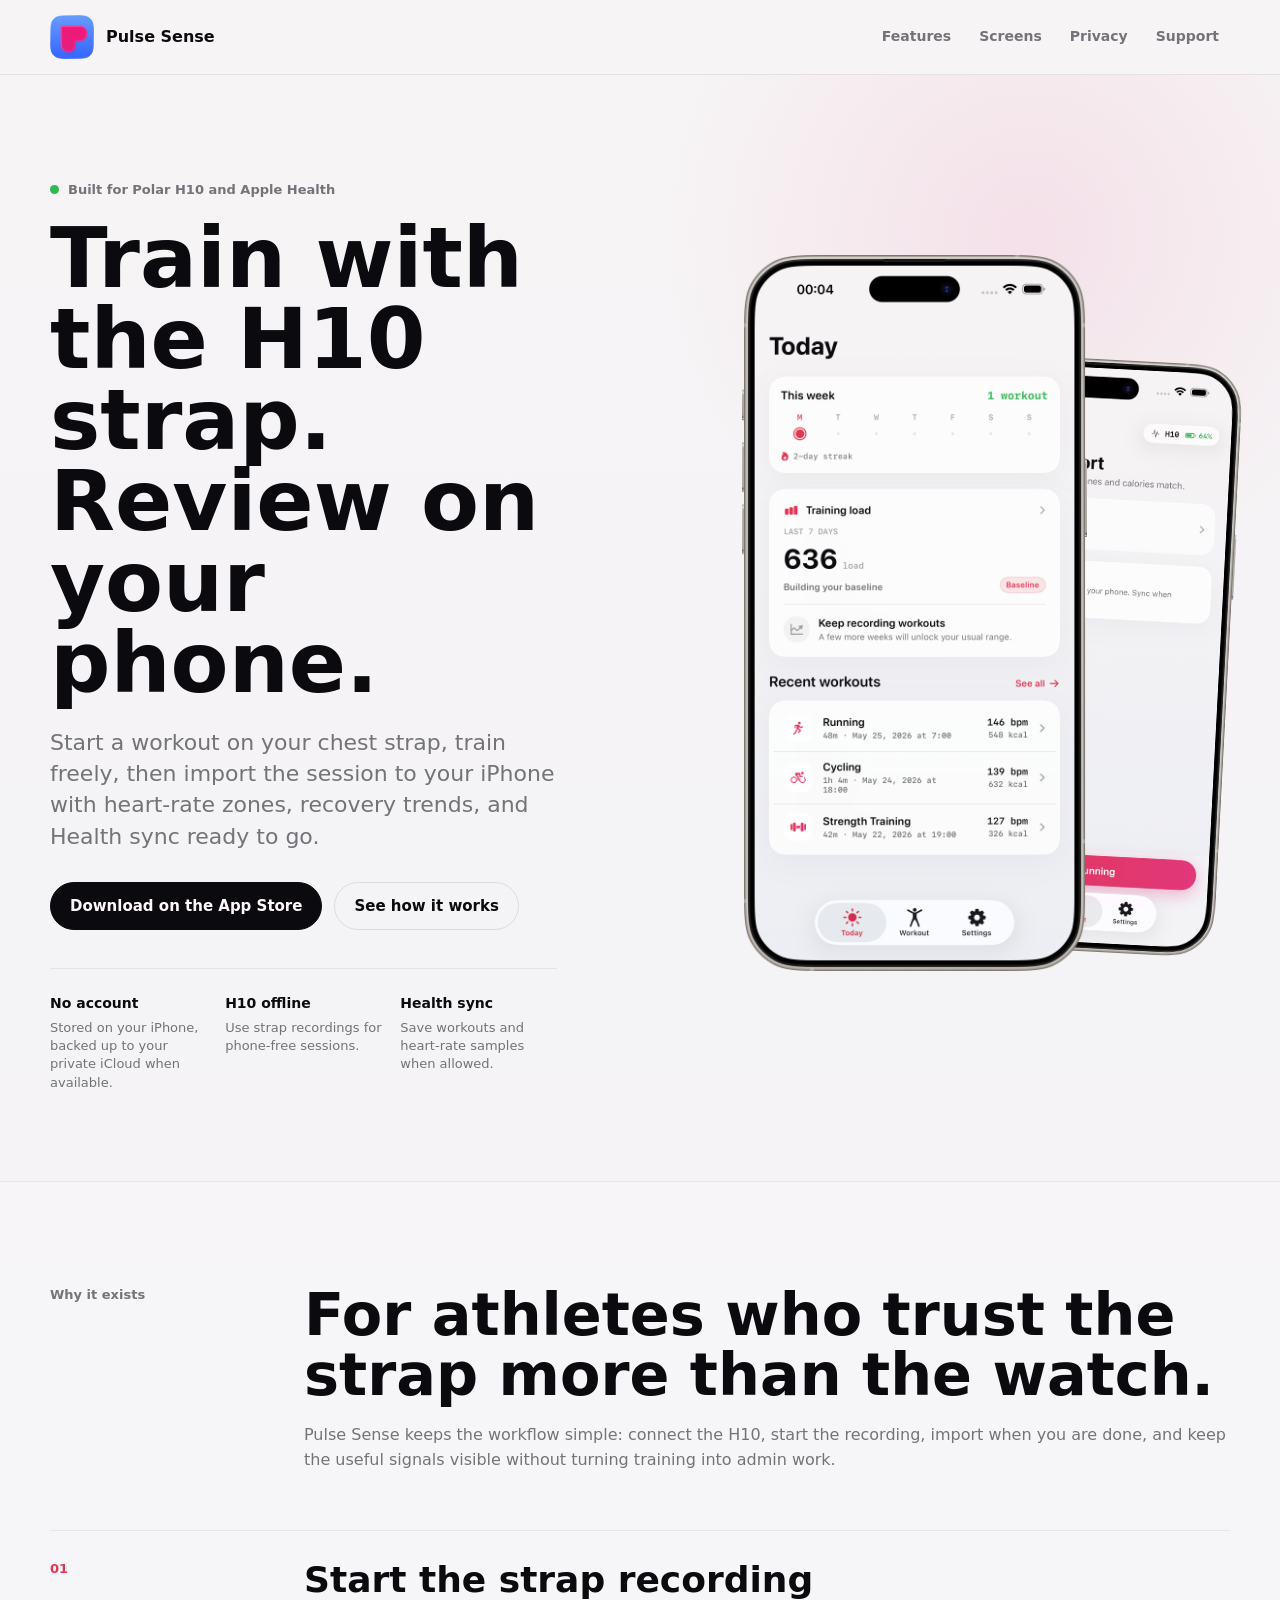
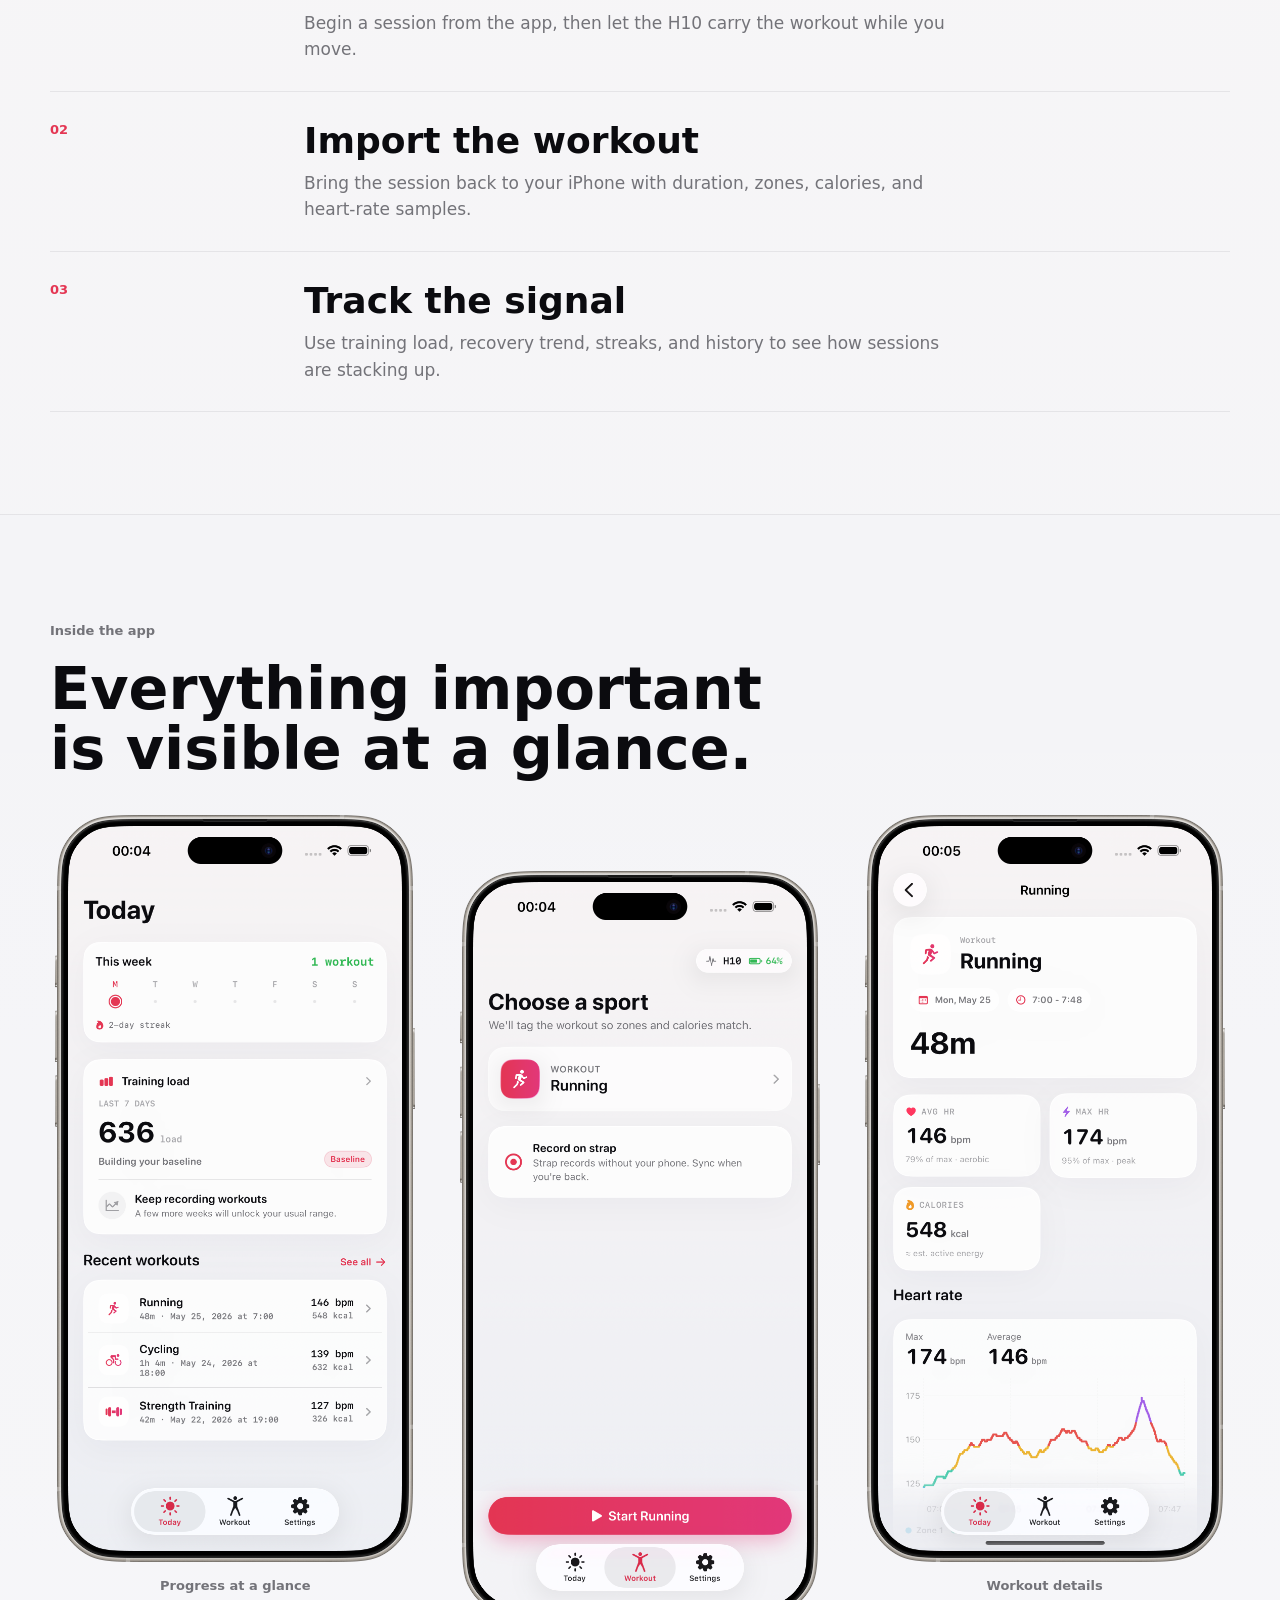
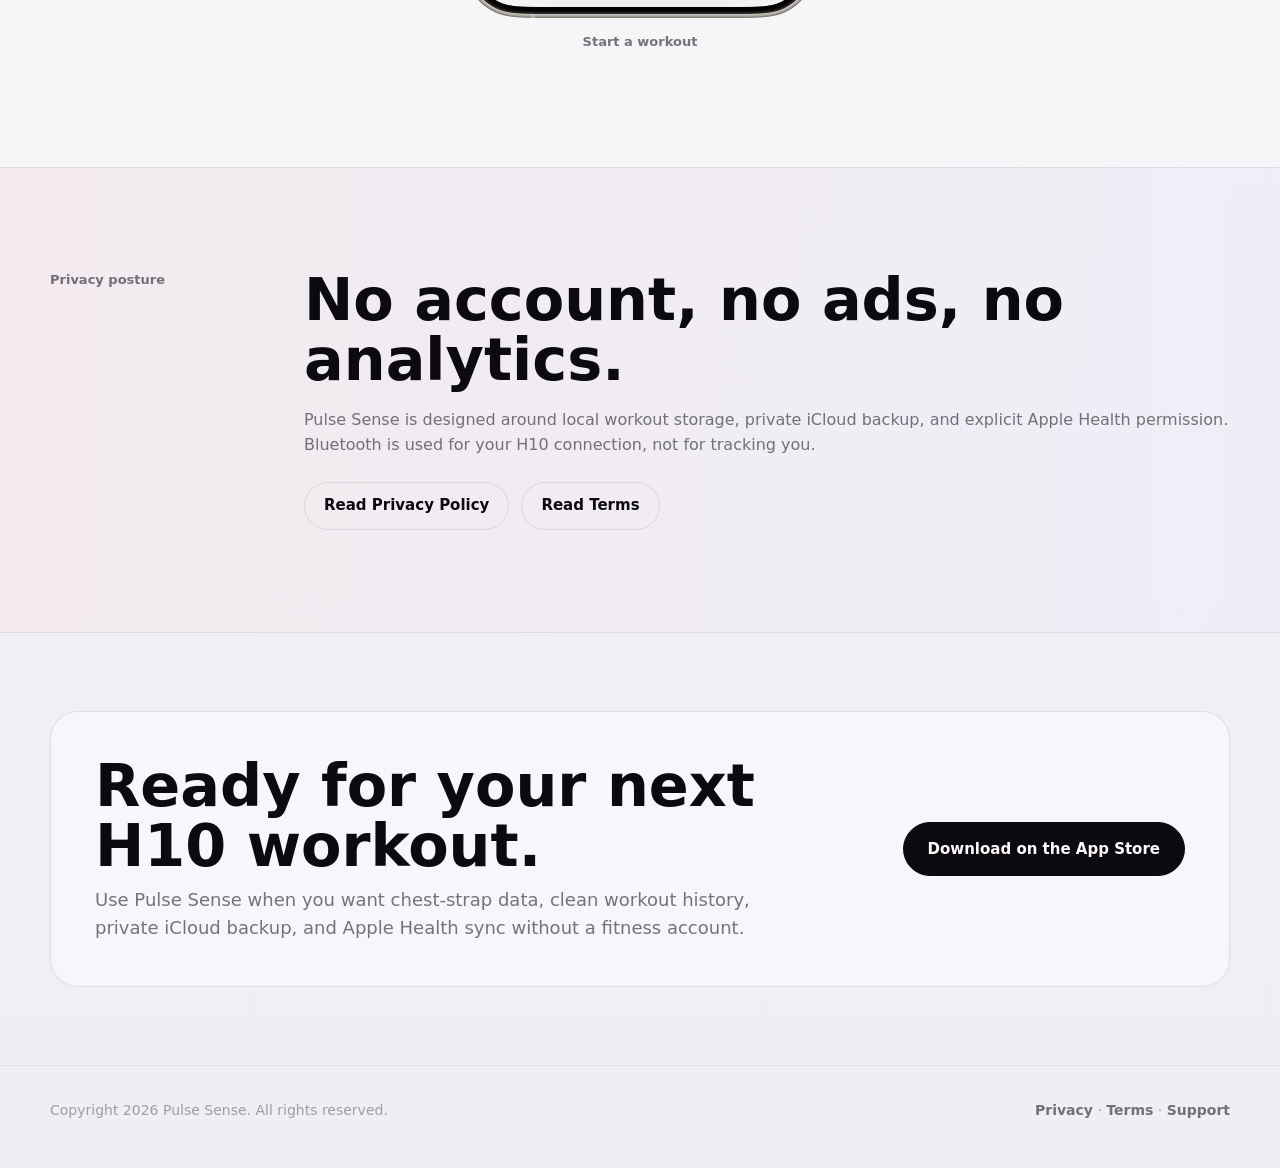
<file: index.html>
<!doctype html>
<html lang="en">
<head>
  <meta charset="utf-8">
  <meta name="viewport" content="width=device-width, initial-scale=1">
  <title>Pulse Sense - H10 workout recording for iPhone</title>
  <meta name="description" content="Pulse Sense records Polar H10 workouts on the strap, imports them to iPhone, and syncs workouts and heart-rate samples to Apple Health.">
  <link rel="icon" href="Pulse_sense_logo.png" type="image/png">
  <link rel="apple-touch-icon" href="Pulse_sense_logo.png">
  <link rel="stylesheet" href="styles.css">
</head>
<body class="home">
  <header class="topbar">
    <div class="shell nav">
      <a class="brand" href="index.html" aria-label="Pulse Sense home">
        <img class="brand-logo" src="Pulse_sense_logo.png" alt="" width="44" height="44">
        <span>Pulse Sense</span>
      </a>
      <nav class="links" aria-label="Primary navigation">
        <a href="#features">Features</a>
        <a href="#screens">Screens</a>
        <a href="privacy.html">Privacy</a>
        <a href="support.html">Support</a>
      </nav>
    </div>
  </header>

  <main>
    <section class="hero">
      <div class="shell hero-grid">
        <div class="hero-copy">
          <p class="eyebrow"><span class="status-dot"></span> Built for Polar H10 and Apple Health</p>
          <h1>Train with the H10 strap. Review on your phone.</h1>
          <p class="lead">Start a workout on your chest strap, train freely, then import the session to your iPhone with heart-rate zones, recovery trends, and Health sync ready to go.</p>
          <div class="actions" aria-label="Download and support links">
            <a class="button primary" href="https://apps.apple.com/" aria-label="Download Pulse Sense on the App Store">Download on the App Store</a>
            <a class="button secondary" href="#features">See how it works</a>
          </div>
          <ul class="hero-signals" aria-label="Pulse Sense highlights">
            <li><strong>No account</strong><span>Stored on your iPhone, backed up to your private iCloud when available.</span></li>
            <li><strong>H10 offline</strong><span>Use strap recordings for phone-free sessions.</span></li>
            <li><strong>Health sync</strong><span>Save workouts and heart-rate samples when allowed.</span></li>
          </ul>
        </div>

        <div class="hero-showcase" aria-label="Pulse Sense app screenshots">
          <figure class="phone-shot main-shot">
            <img src="assets/phone-today.png" alt="Pulse Sense today dashboard shown in an iPhone frame." width="1424" height="2956" fetchpriority="high">
          </figure>
          <figure class="phone-shot side-shot">
            <img src="assets/phone-workout.png" alt="Pulse Sense workout recording screen shown in an iPhone frame." width="1424" height="2956">
          </figure>
        </div>
      </div>
    </section>

    <section class="section feature-band" id="features">
      <div class="shell split">
        <div class="section-kicker">Why it exists</div>
        <div>
          <h2>For athletes who trust the strap more than the watch.</h2>
          <p>Pulse Sense keeps the workflow simple: connect the H10, start the recording, import when you are done, and keep the useful signals visible without turning training into admin work.</p>
        </div>
      </div>
      <div class="shell feature-list">
        <article class="feature-row">
          <span class="feature-index">01</span>
          <div>
            <h3>Start the strap recording</h3>
            <p>Begin a session from the app, then let the H10 carry the workout while you move.</p>
          </div>
        </article>
        <article class="feature-row">
          <span class="feature-index">02</span>
          <div>
            <h3>Import the workout</h3>
            <p>Bring the session back to your iPhone with duration, zones, calories, and heart-rate samples.</p>
          </div>
        </article>
        <article class="feature-row">
          <span class="feature-index">03</span>
          <div>
            <h3>Track the signal</h3>
            <p>Use training load, recovery trend, streaks, and history to see how sessions are stacking up.</p>
          </div>
        </article>
      </div>
    </section>

    <section class="section screens-section" id="screens">
      <div class="shell section-header">
        <div class="section-kicker">Inside the app</div>
        <h2>Everything important is visible at a glance.</h2>
      </div>
      <div class="screen-gallery" aria-label="Pulse Sense screenshots">
        <figure class="screen-tile">
          <img src="assets/phone-today.png" alt="Pulse Sense today dashboard shown in an iPhone frame." width="1424" height="2956" loading="lazy">
          <figcaption>Progress at a glance</figcaption>
        </figure>
        <figure class="screen-tile">
          <img src="assets/phone-workout.png" alt="Pulse Sense workout recording screen shown in an iPhone frame." width="1424" height="2956" loading="lazy">
          <figcaption>Start a workout</figcaption>
        </figure>
        <figure class="screen-tile">
          <img src="assets/phone-insights.png" alt="Pulse Sense workout insights shown in an iPhone frame." width="1424" height="2956" loading="lazy">
          <figcaption>Workout details</figcaption>
        </figure>
      </div>
    </section>

    <section class="section privacy-callout">
      <div class="shell split">
        <div class="section-kicker">Privacy posture</div>
        <div>
          <h2>No account, no ads, no analytics.</h2>
          <p>Pulse Sense is designed around local workout storage, private iCloud backup, and explicit Apple Health permission. Bluetooth is used for your H10 connection, not for tracking you.</p>
          <div class="actions compact">
            <a class="button secondary" href="privacy.html">Read Privacy Policy</a>
            <a class="button secondary" href="terms.html">Read Terms</a>
          </div>
        </div>
      </div>
    </section>

    <section class="download-panel" id="download">
      <div class="shell download-grid">
        <div>
          <h2>Ready for your next H10 workout.</h2>
          <p>Use Pulse Sense when you want chest-strap data, clean workout history, private iCloud backup, and Apple Health sync without a fitness account.</p>
        </div>
        <a class="button primary large" href="https://apps.apple.com/" aria-label="Download Pulse Sense on the App Store">Download on the App Store</a>
      </div>
    </section>
  </main>

  <footer class="footer">
    <div class="shell footer-row">
      <span>Copyright 2026 Pulse Sense. All rights reserved.</span>
      <span><a href="privacy.html">Privacy</a> · <a href="terms.html">Terms</a> · <a href="support.html">Support</a></span>
    </div>
  </footer>
</body>
</html>
</file>
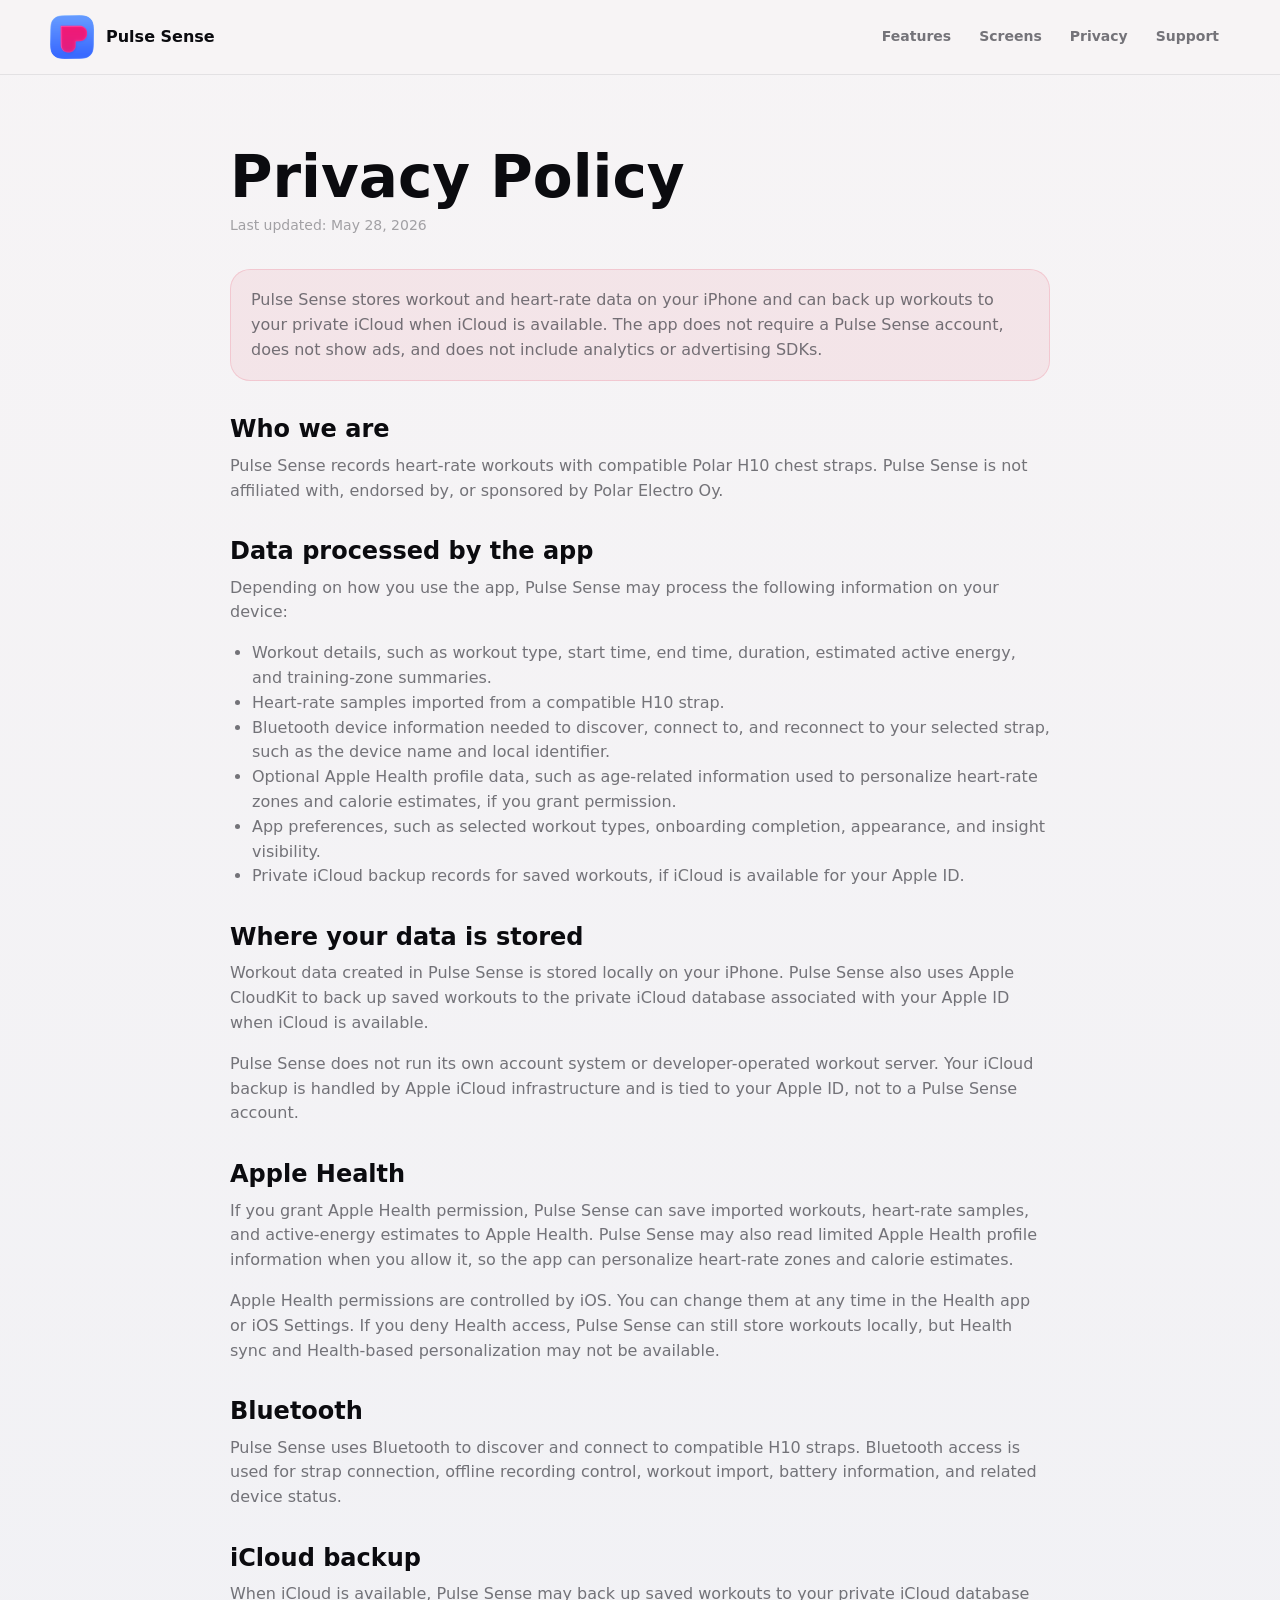
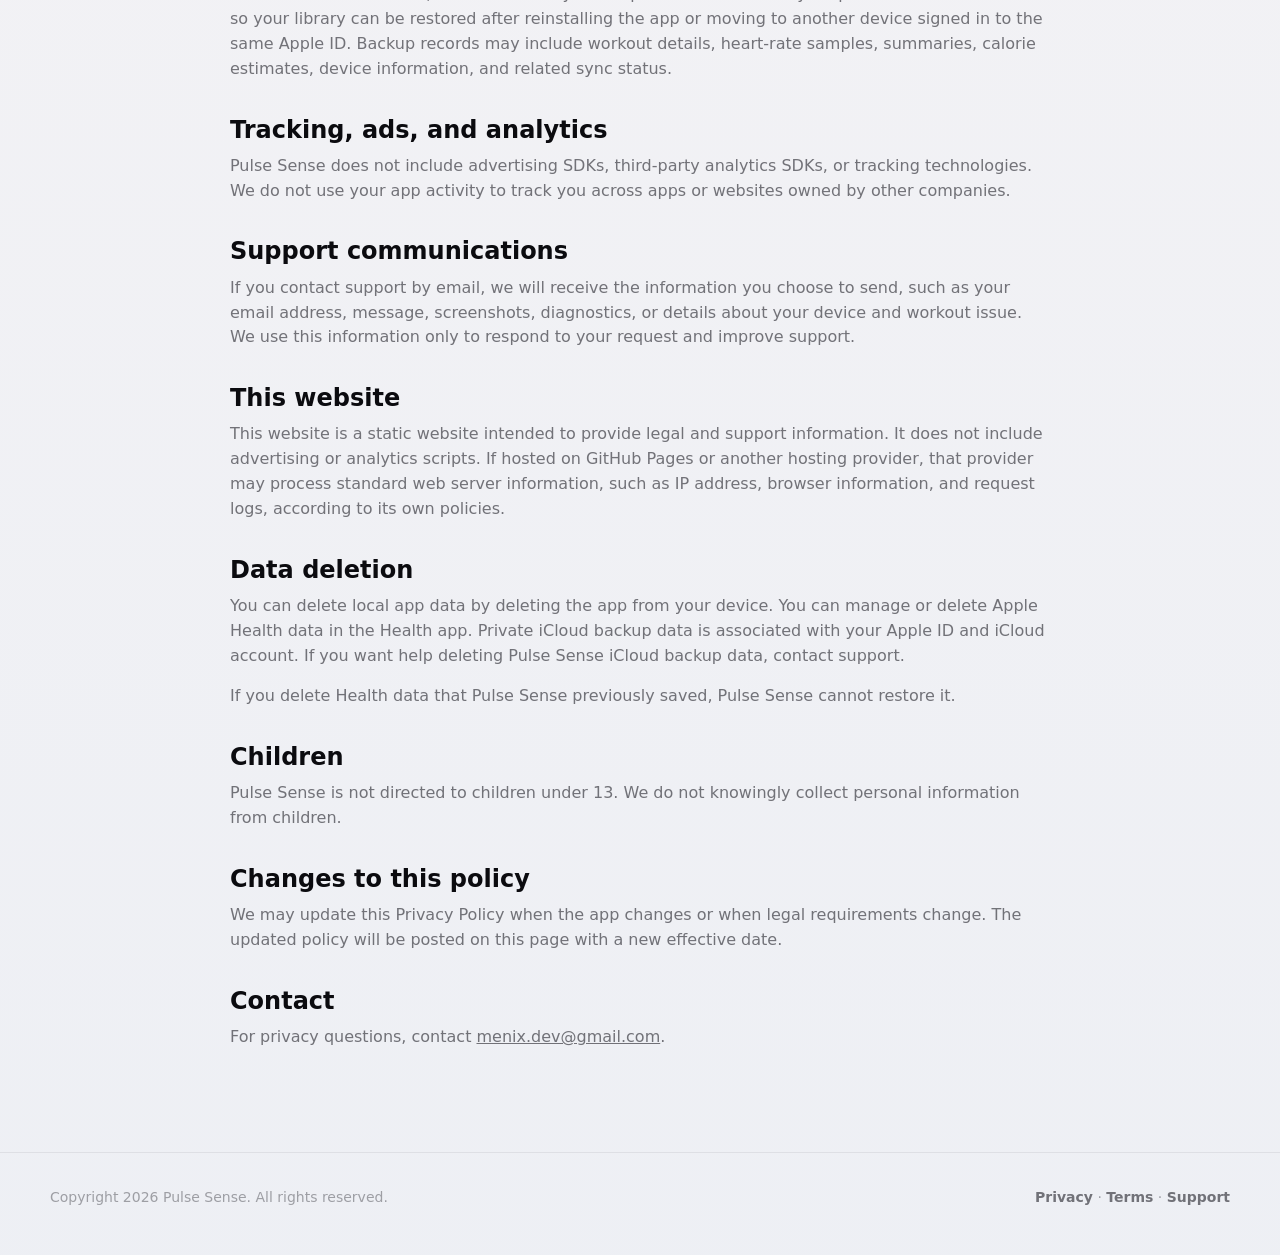
<file: privacy.html>
<!doctype html>
<html lang="en">
<head>
  <meta charset="utf-8">
  <meta name="viewport" content="width=device-width, initial-scale=1">
  <title>Privacy Policy - Pulse Sense</title>
  <meta name="description" content="Privacy Policy for Pulse Sense.">
  <link rel="icon" href="Pulse_sense_logo.png" type="image/png">
  <link rel="apple-touch-icon" href="Pulse_sense_logo.png">
  <link rel="stylesheet" href="styles.css">
</head>
<body>
  <header class="topbar">
    <div class="shell nav">
      <a class="brand" href="index.html" aria-label="Pulse Sense home">
        <img class="brand-logo" src="Pulse_sense_logo.png" alt="" width="44" height="44">
        <span>Pulse Sense</span>
      </a>
      <nav class="links" aria-label="Primary navigation">
        <a href="index.html#features">Features</a>
        <a href="index.html#screens">Screens</a>
        <a href="privacy.html">Privacy</a>
        <a href="support.html">Support</a>
      </nav>
    </div>
  </header>

  <main class="shell legal">
    <h1>Privacy Policy</h1>
    <p class="updated">Last updated: May 28, 2026</p>

    <div class="notice">
      <p>Pulse Sense stores workout and heart-rate data on your iPhone and can back up workouts to your private iCloud when iCloud is available. The app does not require a Pulse Sense account, does not show ads, and does not include analytics or advertising SDKs.</p>
    </div>

    <h2>Who we are</h2>
    <p>Pulse Sense records heart-rate workouts with compatible Polar H10 chest straps. Pulse Sense is not affiliated with, endorsed by, or sponsored by Polar Electro Oy.</p>

    <h2>Data processed by the app</h2>
    <p>Depending on how you use the app, Pulse Sense may process the following information on your device:</p>
    <ul>
      <li>Workout details, such as workout type, start time, end time, duration, estimated active energy, and training-zone summaries.</li>
      <li>Heart-rate samples imported from a compatible H10 strap.</li>
      <li>Bluetooth device information needed to discover, connect to, and reconnect to your selected strap, such as the device name and local identifier.</li>
      <li>Optional Apple Health profile data, such as age-related information used to personalize heart-rate zones and calorie estimates, if you grant permission.</li>
      <li>App preferences, such as selected workout types, onboarding completion, appearance, and insight visibility.</li>
      <li>Private iCloud backup records for saved workouts, if iCloud is available for your Apple ID.</li>
    </ul>

    <h2>Where your data is stored</h2>
    <p>Workout data created in Pulse Sense is stored locally on your iPhone. Pulse Sense also uses Apple CloudKit to back up saved workouts to the private iCloud database associated with your Apple ID when iCloud is available.</p>
    <p>Pulse Sense does not run its own account system or developer-operated workout server. Your iCloud backup is handled by Apple iCloud infrastructure and is tied to your Apple ID, not to a Pulse Sense account.</p>

    <h2>Apple Health</h2>
    <p>If you grant Apple Health permission, Pulse Sense can save imported workouts, heart-rate samples, and active-energy estimates to Apple Health. Pulse Sense may also read limited Apple Health profile information when you allow it, so the app can personalize heart-rate zones and calorie estimates.</p>
    <p>Apple Health permissions are controlled by iOS. You can change them at any time in the Health app or iOS Settings. If you deny Health access, Pulse Sense can still store workouts locally, but Health sync and Health-based personalization may not be available.</p>

    <h2>Bluetooth</h2>
    <p>Pulse Sense uses Bluetooth to discover and connect to compatible H10 straps. Bluetooth access is used for strap connection, offline recording control, workout import, battery information, and related device status.</p>

    <h2>iCloud backup</h2>
    <p>When iCloud is available, Pulse Sense may back up saved workouts to your private iCloud database so your library can be restored after reinstalling the app or moving to another device signed in to the same Apple ID. Backup records may include workout details, heart-rate samples, summaries, calorie estimates, device information, and related sync status.</p>

    <h2>Tracking, ads, and analytics</h2>
    <p>Pulse Sense does not include advertising SDKs, third-party analytics SDKs, or tracking technologies. We do not use your app activity to track you across apps or websites owned by other companies.</p>

    <h2>Support communications</h2>
    <p>If you contact support by email, we will receive the information you choose to send, such as your email address, message, screenshots, diagnostics, or details about your device and workout issue. We use this information only to respond to your request and improve support.</p>

    <h2>This website</h2>
    <p>This website is a static website intended to provide legal and support information. It does not include advertising or analytics scripts. If hosted on GitHub Pages or another hosting provider, that provider may process standard web server information, such as IP address, browser information, and request logs, according to its own policies.</p>

    <h2>Data deletion</h2>
    <p>You can delete local app data by deleting the app from your device. You can manage or delete Apple Health data in the Health app. Private iCloud backup data is associated with your Apple ID and iCloud account. If you want help deleting Pulse Sense iCloud backup data, contact support.</p>
    <p>If you delete Health data that Pulse Sense previously saved, Pulse Sense cannot restore it.</p>

    <h2>Children</h2>
    <p>Pulse Sense is not directed to children under 13. We do not knowingly collect personal information from children.</p>

    <h2>Changes to this policy</h2>
    <p>We may update this Privacy Policy when the app changes or when legal requirements change. The updated policy will be posted on this page with a new effective date.</p>

    <h2>Contact</h2>
    <p>For privacy questions, contact <a href="mailto:menix.dev@gmail.com">menix.dev@gmail.com</a>.</p>
  </main>

  <footer class="footer">
    <div class="shell footer-row">
      <span>Copyright 2026 Pulse Sense. All rights reserved.</span>
      <span><a href="privacy.html">Privacy</a> · <a href="terms.html">Terms</a> · <a href="support.html">Support</a></span>
    </div>
  </footer>
</body>
</html>
</file>
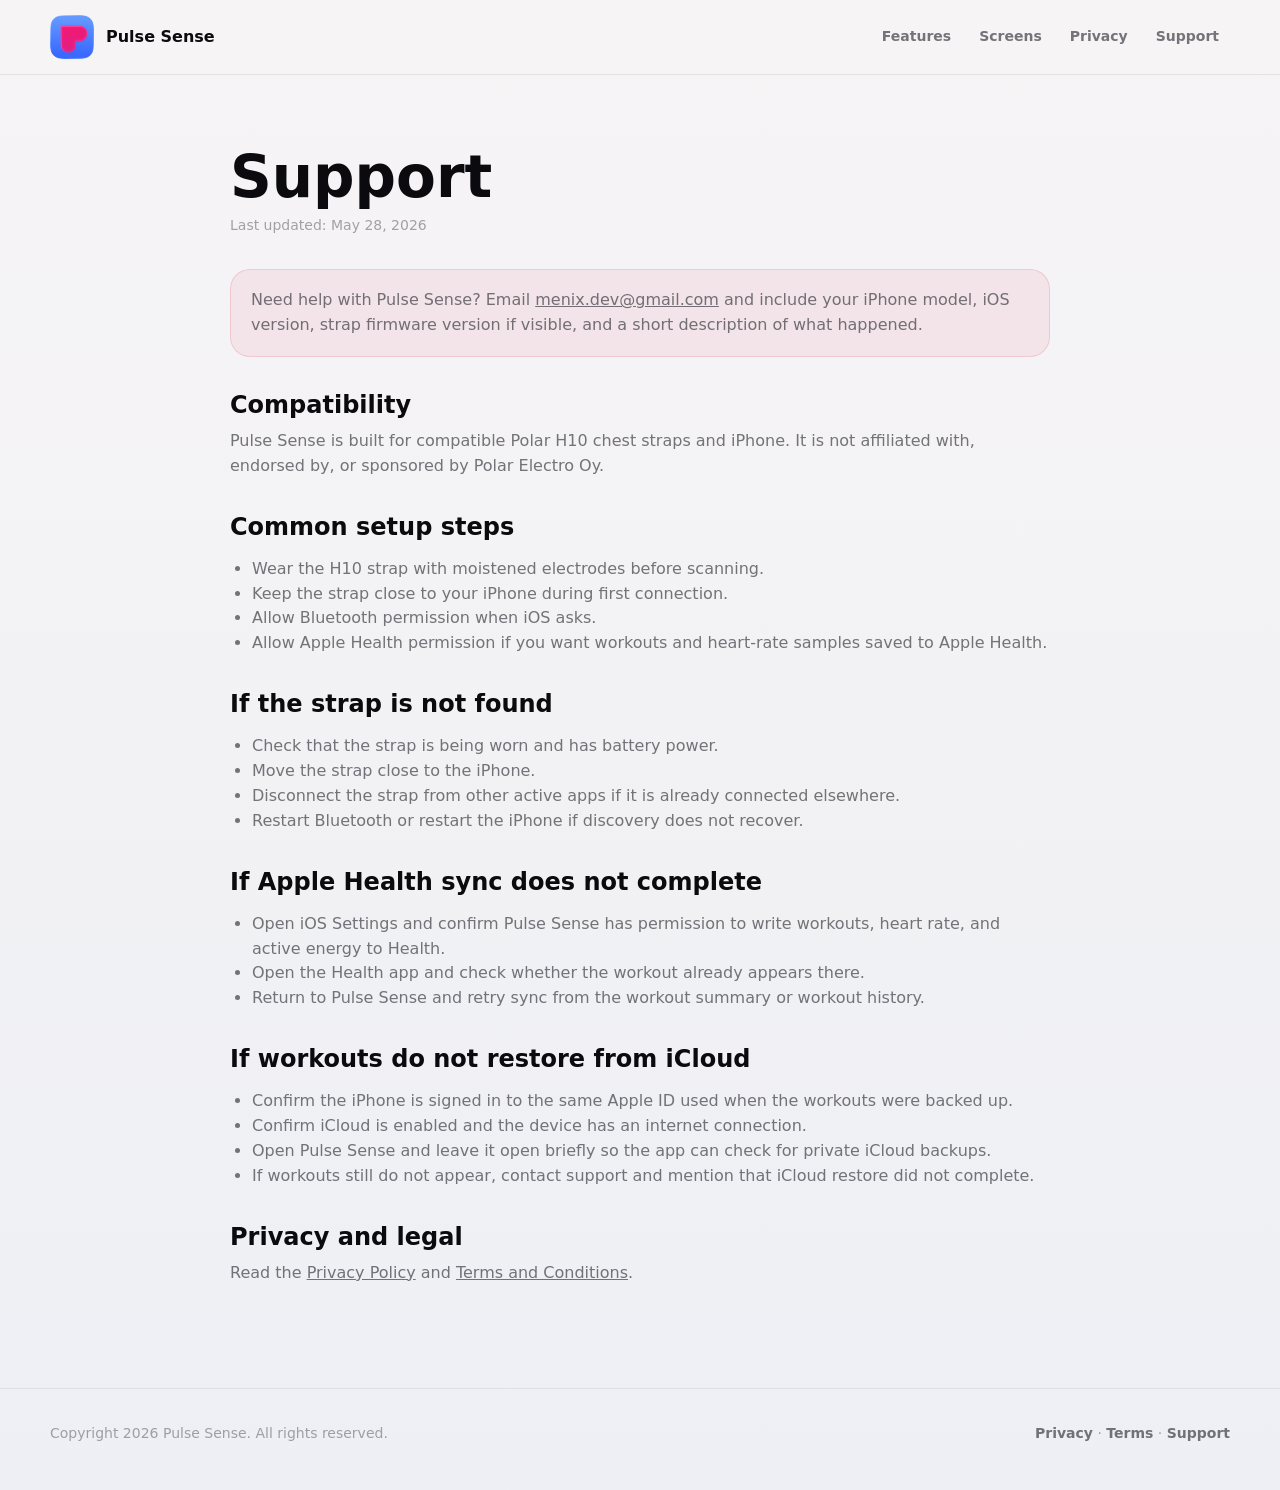
<file: support.html>
<!doctype html>
<html lang="en">
<head>
  <meta charset="utf-8">
  <meta name="viewport" content="width=device-width, initial-scale=1">
  <title>Support - Pulse Sense</title>
  <meta name="description" content="Support information for Pulse Sense.">
  <link rel="icon" href="Pulse_sense_logo.png" type="image/png">
  <link rel="apple-touch-icon" href="Pulse_sense_logo.png">
  <link rel="stylesheet" href="styles.css">
</head>
<body>
  <header class="topbar">
    <div class="shell nav">
      <a class="brand" href="index.html" aria-label="Pulse Sense home">
        <img class="brand-logo" src="Pulse_sense_logo.png" alt="" width="44" height="44">
        <span>Pulse Sense</span>
      </a>
      <nav class="links" aria-label="Primary navigation">
        <a href="index.html#features">Features</a>
        <a href="index.html#screens">Screens</a>
        <a href="privacy.html">Privacy</a>
        <a href="support.html">Support</a>
      </nav>
    </div>
  </header>

  <main class="shell legal">
    <h1>Support</h1>
    <p class="updated">Last updated: May 28, 2026</p>

    <div class="notice">
      <p>Need help with Pulse Sense? Email <a href="mailto:menix.dev@gmail.com">menix.dev@gmail.com</a> and include your iPhone model, iOS version, strap firmware version if visible, and a short description of what happened.</p>
    </div>

    <h2>Compatibility</h2>
    <p>Pulse Sense is built for compatible Polar H10 chest straps and iPhone. It is not affiliated with, endorsed by, or sponsored by Polar Electro Oy.</p>

    <h2>Common setup steps</h2>
    <ul>
      <li>Wear the H10 strap with moistened electrodes before scanning.</li>
      <li>Keep the strap close to your iPhone during first connection.</li>
      <li>Allow Bluetooth permission when iOS asks.</li>
      <li>Allow Apple Health permission if you want workouts and heart-rate samples saved to Apple Health.</li>
    </ul>

    <h2>If the strap is not found</h2>
    <ul>
      <li>Check that the strap is being worn and has battery power.</li>
      <li>Move the strap close to the iPhone.</li>
      <li>Disconnect the strap from other active apps if it is already connected elsewhere.</li>
      <li>Restart Bluetooth or restart the iPhone if discovery does not recover.</li>
    </ul>

    <h2>If Apple Health sync does not complete</h2>
    <ul>
      <li>Open iOS Settings and confirm Pulse Sense has permission to write workouts, heart rate, and active energy to Health.</li>
      <li>Open the Health app and check whether the workout already appears there.</li>
      <li>Return to Pulse Sense and retry sync from the workout summary or workout history.</li>
    </ul>

    <h2>If workouts do not restore from iCloud</h2>
    <ul>
      <li>Confirm the iPhone is signed in to the same Apple ID used when the workouts were backed up.</li>
      <li>Confirm iCloud is enabled and the device has an internet connection.</li>
      <li>Open Pulse Sense and leave it open briefly so the app can check for private iCloud backups.</li>
      <li>If workouts still do not appear, contact support and mention that iCloud restore did not complete.</li>
    </ul>

    <h2>Privacy and legal</h2>
    <p>Read the <a href="privacy.html">Privacy Policy</a> and <a href="terms.html">Terms and Conditions</a>.</p>
  </main>

  <footer class="footer">
    <div class="shell footer-row">
      <span>Copyright 2026 Pulse Sense. All rights reserved.</span>
      <span><a href="privacy.html">Privacy</a> · <a href="terms.html">Terms</a> · <a href="support.html">Support</a></span>
    </div>
  </footer>
</body>
</html>
</file>
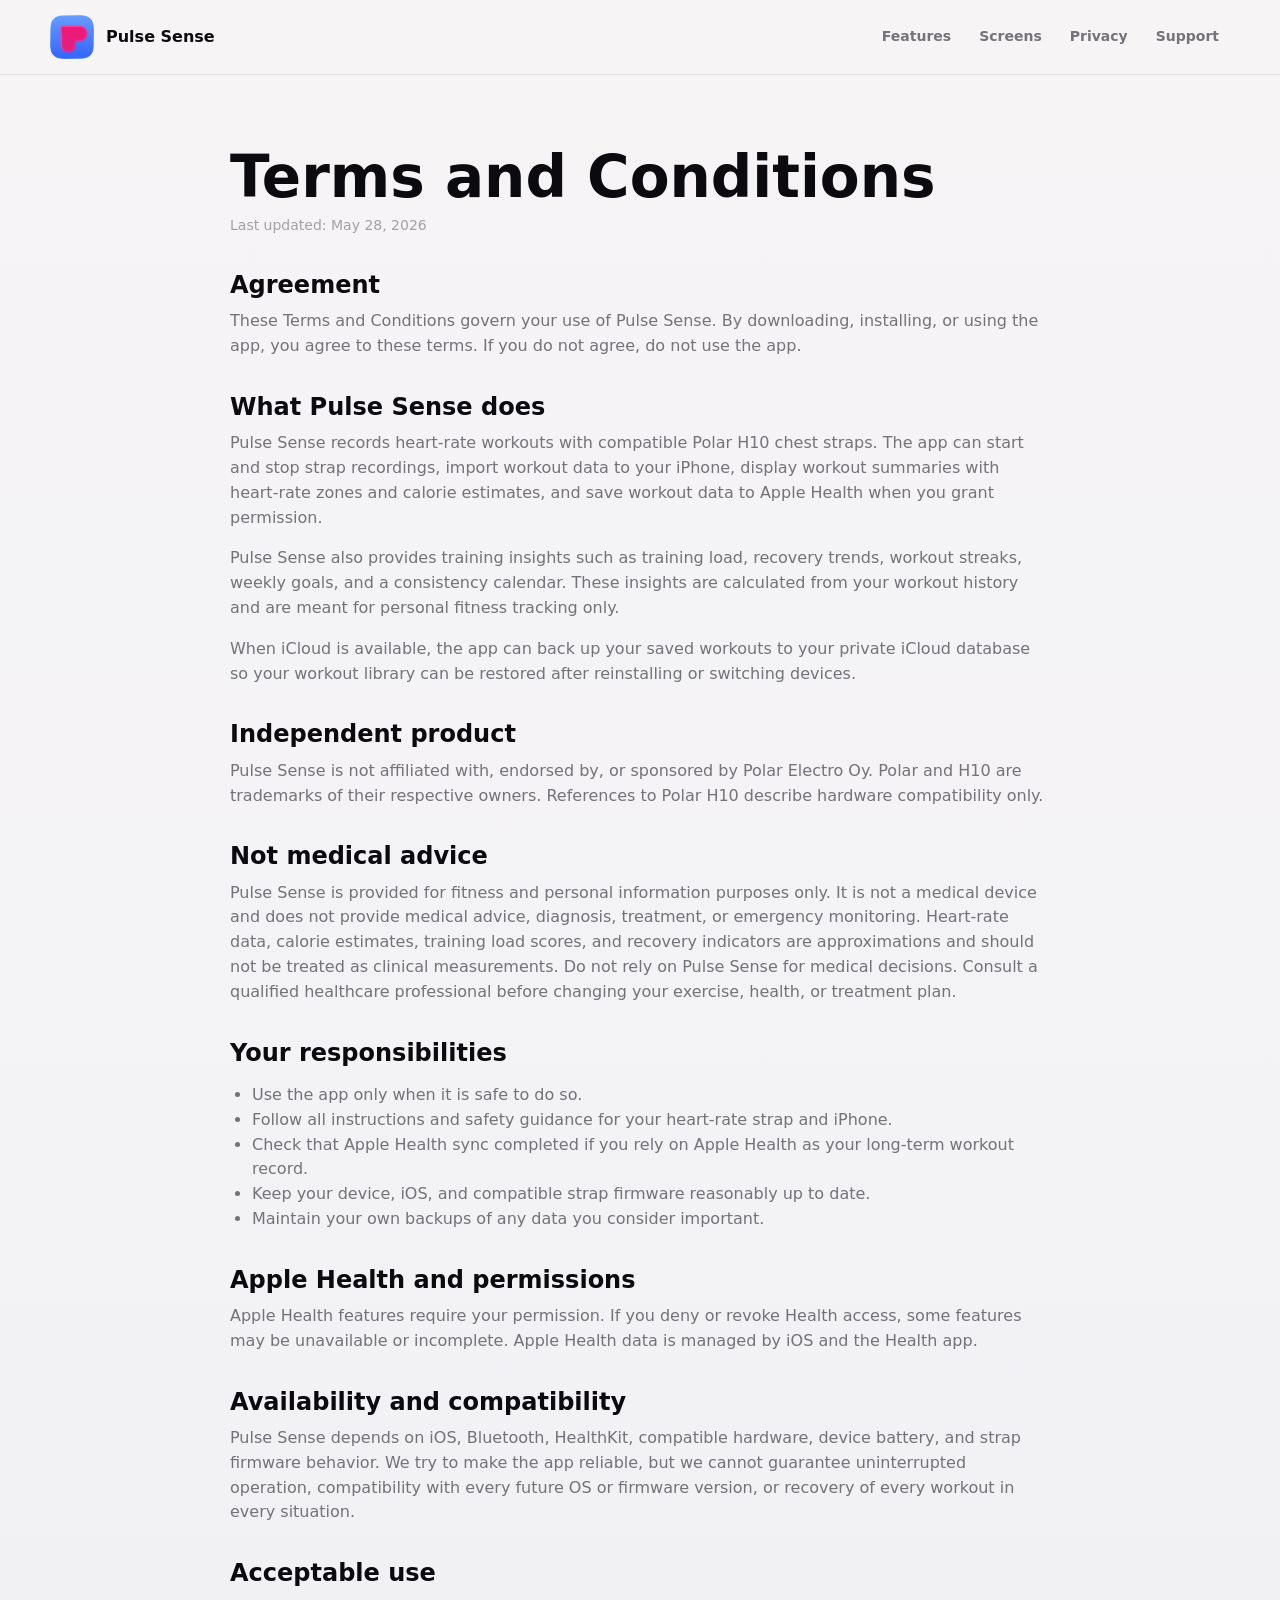
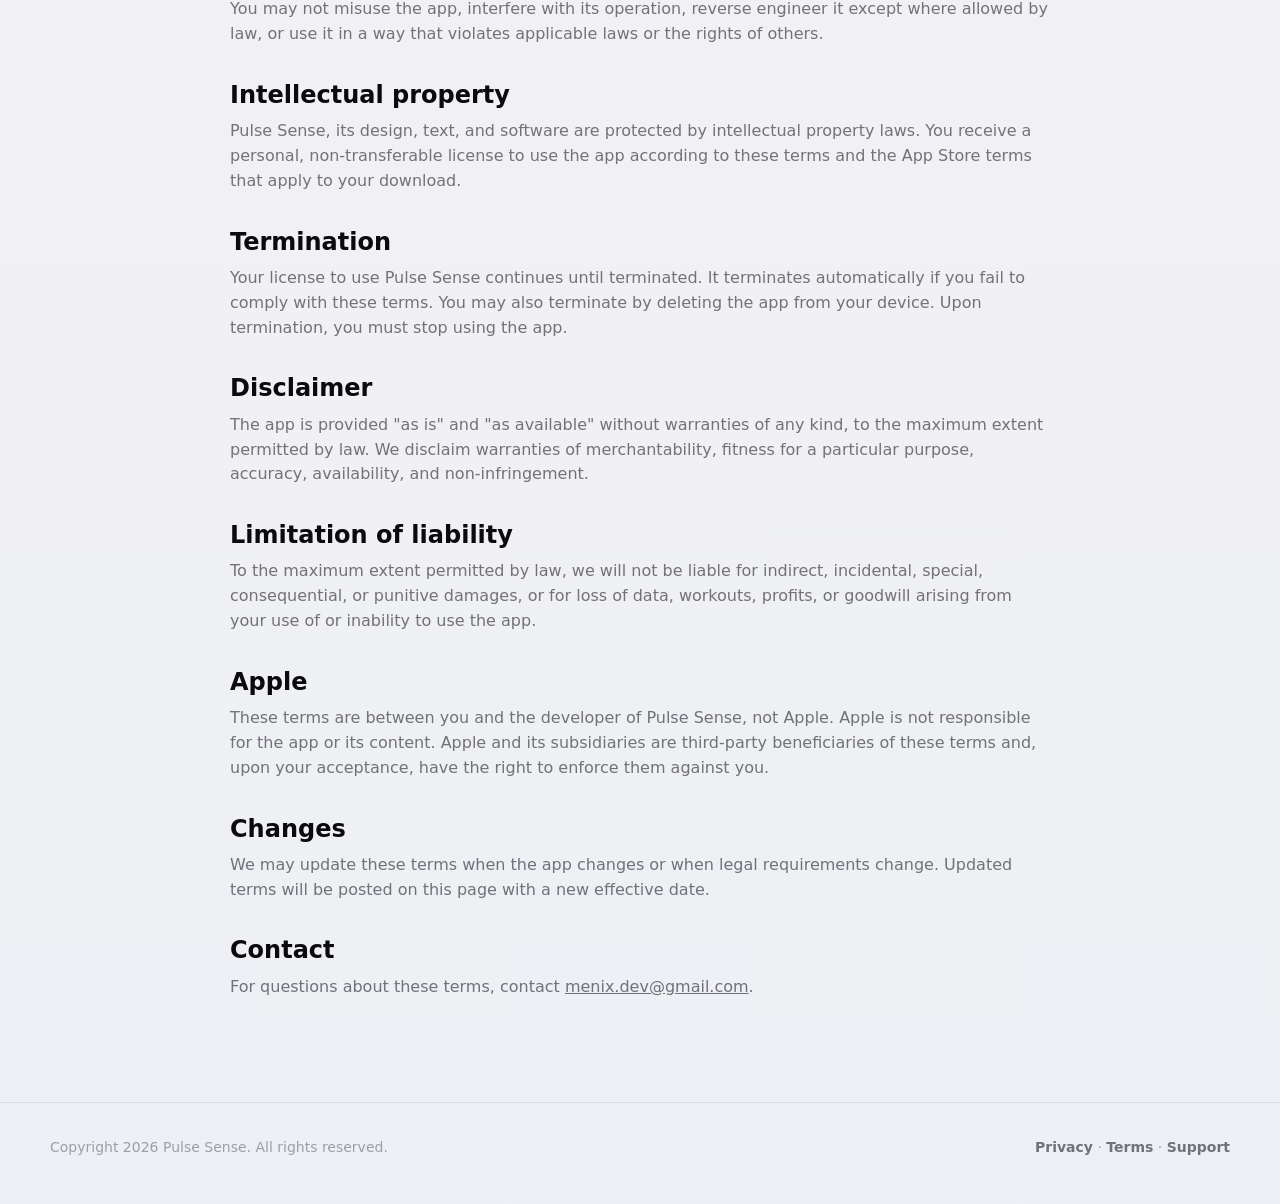
<file: terms.html>
<!doctype html>
<html lang="en">
<head>
  <meta charset="utf-8">
  <meta name="viewport" content="width=device-width, initial-scale=1">
  <title>Terms and Conditions - Pulse Sense</title>
  <meta name="description" content="Terms and Conditions for Pulse Sense.">
  <link rel="icon" href="Pulse_sense_logo.png" type="image/png">
  <link rel="apple-touch-icon" href="Pulse_sense_logo.png">
  <link rel="stylesheet" href="styles.css">
</head>
<body>
  <header class="topbar">
    <div class="shell nav">
      <a class="brand" href="index.html" aria-label="Pulse Sense home">
        <img class="brand-logo" src="Pulse_sense_logo.png" alt="" width="44" height="44">
        <span>Pulse Sense</span>
      </a>
      <nav class="links" aria-label="Primary navigation">
        <a href="index.html#features">Features</a>
        <a href="index.html#screens">Screens</a>
        <a href="privacy.html">Privacy</a>
        <a href="support.html">Support</a>
      </nav>
    </div>
  </header>

  <main class="shell legal">
    <h1>Terms and Conditions</h1>
    <p class="updated">Last updated: May 28, 2026</p>

    <h2>Agreement</h2>
    <p>These Terms and Conditions govern your use of Pulse Sense. By downloading, installing, or using the app, you agree to these terms. If you do not agree, do not use the app.</p>

    <h2>What Pulse Sense does</h2>
    <p>Pulse Sense records heart-rate workouts with compatible Polar H10 chest straps. The app can start and stop strap recordings, import workout data to your iPhone, display workout summaries with heart-rate zones and calorie estimates, and save workout data to Apple Health when you grant permission.</p>
    <p>Pulse Sense also provides training insights such as training load, recovery trends, workout streaks, weekly goals, and a consistency calendar. These insights are calculated from your workout history and are meant for personal fitness tracking only.</p>
    <p>When iCloud is available, the app can back up your saved workouts to your private iCloud database so your workout library can be restored after reinstalling or switching devices.</p>

    <h2>Independent product</h2>
    <p>Pulse Sense is not affiliated with, endorsed by, or sponsored by Polar Electro Oy. Polar and H10 are trademarks of their respective owners. References to Polar H10 describe hardware compatibility only.</p>

    <h2>Not medical advice</h2>
    <p>Pulse Sense is provided for fitness and personal information purposes only. It is not a medical device and does not provide medical advice, diagnosis, treatment, or emergency monitoring. Heart-rate data, calorie estimates, training load scores, and recovery indicators are approximations and should not be treated as clinical measurements. Do not rely on Pulse Sense for medical decisions. Consult a qualified healthcare professional before changing your exercise, health, or treatment plan.</p>

    <h2>Your responsibilities</h2>
    <ul>
      <li>Use the app only when it is safe to do so.</li>
      <li>Follow all instructions and safety guidance for your heart-rate strap and iPhone.</li>
      <li>Check that Apple Health sync completed if you rely on Apple Health as your long-term workout record.</li>
      <li>Keep your device, iOS, and compatible strap firmware reasonably up to date.</li>
      <li>Maintain your own backups of any data you consider important.</li>
    </ul>

    <h2>Apple Health and permissions</h2>
    <p>Apple Health features require your permission. If you deny or revoke Health access, some features may be unavailable or incomplete. Apple Health data is managed by iOS and the Health app.</p>

    <h2>Availability and compatibility</h2>
    <p>Pulse Sense depends on iOS, Bluetooth, HealthKit, compatible hardware, device battery, and strap firmware behavior. We try to make the app reliable, but we cannot guarantee uninterrupted operation, compatibility with every future OS or firmware version, or recovery of every workout in every situation.</p>

    <h2>Acceptable use</h2>
    <p>You may not misuse the app, interfere with its operation, reverse engineer it except where allowed by law, or use it in a way that violates applicable laws or the rights of others.</p>

    <h2>Intellectual property</h2>
    <p>Pulse Sense, its design, text, and software are protected by intellectual property laws. You receive a personal, non-transferable license to use the app according to these terms and the App Store terms that apply to your download.</p>

    <h2>Termination</h2>
    <p>Your license to use Pulse Sense continues until terminated. It terminates automatically if you fail to comply with these terms. You may also terminate by deleting the app from your device. Upon termination, you must stop using the app.</p>

    <h2>Disclaimer</h2>
    <p>The app is provided "as is" and "as available" without warranties of any kind, to the maximum extent permitted by law. We disclaim warranties of merchantability, fitness for a particular purpose, accuracy, availability, and non-infringement.</p>

    <h2>Limitation of liability</h2>
    <p>To the maximum extent permitted by law, we will not be liable for indirect, incidental, special, consequential, or punitive damages, or for loss of data, workouts, profits, or goodwill arising from your use of or inability to use the app.</p>

    <h2>Apple</h2>
    <p>These terms are between you and the developer of Pulse Sense, not Apple. Apple is not responsible for the app or its content. Apple and its subsidiaries are third-party beneficiaries of these terms and, upon your acceptance, have the right to enforce them against you.</p>

    <h2>Changes</h2>
    <p>We may update these terms when the app changes or when legal requirements change. Updated terms will be posted on this page with a new effective date.</p>

    <h2>Contact</h2>
    <p>For questions about these terms, contact <a href="mailto:menix.dev@gmail.com">menix.dev@gmail.com</a>.</p>
  </main>

  <footer class="footer">
    <div class="shell footer-row">
      <span>Copyright 2026 Pulse Sense. All rights reserved.</span>
      <span><a href="privacy.html">Privacy</a> · <a href="terms.html">Terms</a> · <a href="support.html">Support</a></span>
    </div>
  </footer>
</body>
</html>
</file>
<file: styles.css>
:root {
  color-scheme: light;

  /* Exact PulseSenseTheme.swift palette. */
  --accent-start: #e43653;
  --accent-end: #e2387a;
  --zone-1: #2eb5e0;
  --zone-2: #3dc9a8;
  --zone-3: #edb431;
  --zone-4: #e8534e;
  --zone-5: #a360e8;
  --good: #30b853;
  --warn: #f09a28;
  --danger: #ff3b30;
  --health-pink: #ff375f;

  --bg: #f4f4f7;
  --bg-top: #f7f4f5;
  --bg-bottom: #edeff4;
  --card: #fefeff;
  --ink: #0b0b0f;
  --text-2: rgba(60, 60, 67, 0.70);
  --text-3: rgba(60, 60, 67, 0.45);
  --separator: rgba(60, 60, 67, 0.09);
  --border-strong: rgba(11, 11, 15, 0.12);
  --hairline: rgba(11, 11, 15, 0.10);
  --shadow: 0 18px 42px rgba(16, 18, 36, 0.14);
  --soft-shadow: 0 10px 28px rgba(16, 18, 36, 0.08);
  --radius: 24px;
}

* {
  box-sizing: border-box;
}

html {
  scroll-behavior: smooth;
}

body {
  margin: 0;
  background:
    linear-gradient(180deg, rgba(247, 244, 245, 0.82), rgba(237, 239, 244, 0.92)),
    var(--bg);
  color: var(--ink);
  font-family: ui-sans-serif, system-ui, -apple-system, BlinkMacSystemFont, "SF Pro Text", "Segoe UI", sans-serif;
  line-height: 1.55;
  text-rendering: optimizeLegibility;
}

a {
  color: inherit;
}

a:focus-visible,
.button:focus-visible {
  outline: 3px solid rgba(46, 181, 224, 0.55);
  outline-offset: 3px;
}

img {
  display: block;
  max-width: 100%;
  height: auto;
}

.shell {
  width: min(1180px, calc(100% - 44px));
  margin: 0 auto;
}

.topbar {
  position: sticky;
  top: 0;
  z-index: 20;
  background: rgba(247, 244, 245, 0.86);
  border-bottom: 1px solid rgba(60, 60, 67, 0.10);
  backdrop-filter: blur(22px);
}

.nav {
  min-height: 74px;
  display: flex;
  align-items: center;
  justify-content: space-between;
  gap: 24px;
}

.brand {
  display: inline-flex;
  align-items: center;
  gap: 12px;
  text-decoration: none;
  font-weight: 760;
  letter-spacing: 0;
}

.brand-logo {
  width: 44px;
  height: 44px;
  border-radius: 12px;
}

.links {
  display: flex;
  align-items: center;
  justify-content: flex-end;
  gap: 6px;
  flex-wrap: wrap;
}

.links a {
  color: var(--text-2);
  text-decoration: none;
  font-size: 14px;
  font-weight: 680;
  padding: 9px 11px;
  border-radius: 999px;
}

.links a:hover {
  color: var(--ink);
  background: rgba(11, 11, 15, 0.055);
}

.hero {
  position: relative;
  overflow: hidden;
  padding: clamp(56px, 8vw, 112px) 0 clamp(56px, 7vw, 92px);
}

.hero::before {
  content: "";
  position: absolute;
  inset: -20% -10% auto auto;
  width: min(760px, 75vw);
  aspect-ratio: 1;
  background: radial-gradient(circle, rgba(226, 56, 122, 0.10), rgba(228, 54, 83, 0.035) 42%, transparent 68%);
  pointer-events: none;
}

.hero-grid {
  position: relative;
  display: grid;
  grid-template-columns: minmax(0, 0.92fr) minmax(360px, 1.08fr);
  align-items: center;
  gap: clamp(36px, 6vw, 84px);
}

.hero-copy {
  max-width: 660px;
}

.eyebrow,
.section-kicker {
  display: inline-flex;
  align-items: center;
  gap: 9px;
  margin: 0 0 18px;
  color: var(--text-2);
  font-size: 13px;
  font-weight: 780;
  letter-spacing: 0;
}

.status-dot {
  width: 9px;
  height: 9px;
  border-radius: 999px;
  background: var(--good);
}

h1,
h2,
h3,
p {
  margin-top: 0;
}

h1 {
  max-width: 720px;
  margin-bottom: 22px;
  font-size: clamp(48px, 6.6vw, 88px);
  line-height: 0.96;
  letter-spacing: 0;
}

h2 {
  margin-bottom: 18px;
  font-size: clamp(34px, 4.6vw, 62px);
  line-height: 1.02;
  letter-spacing: 0;
}

h3 {
  margin-bottom: 8px;
  font-size: 20px;
  line-height: 1.18;
  letter-spacing: 0;
}

.lead {
  max-width: 650px;
  margin-bottom: 30px;
  color: var(--text-2);
  font-size: clamp(18px, 2vw, 22px);
  line-height: 1.43;
}

.actions {
  display: flex;
  align-items: center;
  flex-wrap: wrap;
  gap: 12px;
}

.actions.compact {
  margin-top: 24px;
}

.button {
  display: inline-flex;
  align-items: center;
  justify-content: center;
  min-height: 48px;
  padding: 0 19px;
  border: 1px solid transparent;
  border-radius: 999px;
  font-size: 15px;
  font-weight: 780;
  text-decoration: none;
  white-space: nowrap;
  transition: background-color 160ms ease, border-color 160ms ease, transform 160ms ease;
}

.button.primary {
  color: #fff9fb;
  background: var(--ink);
  border-color: var(--ink);
}

.button.primary:hover {
  transform: translateY(-1px);
  background: #24242a;
  border-color: #24242a;
}

.button.secondary {
  color: var(--ink);
  background: transparent;
  border-color: var(--hairline);
}

.button.secondary:hover {
  background: rgba(254, 254, 255, 0.55);
  border-color: rgba(11, 11, 15, 0.18);
}

.button.large {
  min-height: 54px;
  padding-inline: 24px;
}

.hero-signals {
  display: grid;
  grid-template-columns: repeat(3, minmax(0, 1fr));
  gap: 18px;
  margin: 38px 0 0;
  padding: 24px 0 0;
  border-top: 1px solid var(--separator);
  list-style: none;
}

.hero-signals li {
  min-width: 0;
}

.hero-signals strong {
  display: block;
  margin-bottom: 4px;
  font-size: 14px;
  font-weight: 820;
}

.hero-signals span {
  display: block;
  color: var(--text-2);
  font-size: 13px;
  line-height: 1.4;
}

.hero-showcase {
  position: relative;
  min-height: clamp(560px, 72vw, 760px);
}

.phone-shot {
  position: absolute;
  margin: 0;
  overflow: visible;
}

.phone-shot img {
  display: block;
  width: 100%;
  height: auto;
}

.main-shot {
  width: min(345px, 54vw);
  right: 24%;
  top: 0;
  z-index: 2;
}

.side-shot {
  width: min(285px, 44vw);
  right: 0;
  top: 104px;
  z-index: 1;
  transform: rotate(3deg);
}

.section {
  padding: clamp(58px, 8vw, 104px) 0;
}

.split {
  display: grid;
  grid-template-columns: 190px minmax(0, 1fr);
  gap: clamp(24px, 5vw, 72px);
  align-items: start;
}

.split p,
.section-header p,
.download-panel p,
.legal p,
.legal li {
  color: var(--text-2);
}

.feature-band {
  background: rgba(254, 254, 255, 0.22);
  border-top: 1px solid var(--separator);
  border-bottom: 1px solid var(--separator);
}

.feature-list {
  margin-top: 42px;
  border-top: 1px solid var(--separator);
}

.feature-row {
  display: grid;
  grid-template-columns: 190px minmax(0, 1fr);
  gap: clamp(24px, 5vw, 72px);
  align-items: start;
  margin: 0;
  padding: 28px 0;
  border-bottom: 1px solid var(--separator);
}

.feature-index {
  color: var(--accent-start);
  font-size: 13px;
  font-weight: 840;
}

.feature-row h3 {
  max-width: 720px;
  font-size: clamp(24px, 3vw, 36px);
}

.feature-row p {
  max-width: 660px;
  margin: 0;
  color: var(--text-2);
  font-size: 17px;
  line-height: 1.55;
}

.screens-section {
  overflow: hidden;
  background:
    linear-gradient(180deg, rgba(254, 254, 255, 0.0), rgba(254, 254, 255, 0.24)),
    var(--bg);
}

.section-header {
  margin-bottom: 28px;
}

.section-header h2 {
  max-width: 760px;
}

.screen-gallery {
  display: grid;
  grid-template-columns: repeat(3, minmax(0, 1fr));
  gap: clamp(18px, 3vw, 34px);
  align-items: start;
  width: min(1180px, calc(100% - 44px));
  margin: 0 auto;
  padding: 8px 0 12px;
}

.screen-tile {
  display: flex;
  flex-direction: column;
  align-items: center;
  min-width: 0;
  margin: 0;
}

.screen-tile:nth-child(2),
.screen-tile:nth-child(5) {
  margin-top: 56px;
}

.screen-tile img {
  width: min(100%, 360px);
  height: auto;
}

.screen-tile figcaption {
  padding-top: 14px;
  color: var(--text-2);
  font-size: 13px;
  font-weight: 740;
  text-align: center;
}

.privacy-callout {
  background:
    linear-gradient(90deg, rgba(228, 54, 83, 0.045), rgba(163, 96, 232, 0.04)),
    rgba(254, 254, 255, 0.22);
  border-top: 1px solid var(--separator);
  border-bottom: 1px solid var(--separator);
}

.download-panel {
  padding: clamp(48px, 7vw, 78px) 0;
}

.download-grid {
  display: grid;
  grid-template-columns: minmax(0, 1fr) auto;
  gap: 28px;
  align-items: center;
  padding: clamp(26px, 5vw, 44px);
  border: 1px solid var(--hairline);
  border-radius: 28px;
  background: rgba(254, 254, 255, 0.54);
}

.download-grid h2 {
  margin-bottom: 10px;
}

.download-grid p {
  max-width: 720px;
  margin-bottom: 0;
  font-size: 18px;
}

.legal {
  max-width: 820px;
  padding: clamp(44px, 7vw, 72px) 0 86px;
}

.legal h1 {
  margin-bottom: 8px;
  font-size: clamp(38px, 5vw, 58px);
  line-height: 1.04;
}

.legal .updated {
  margin-bottom: 32px;
  color: var(--text-3);
  font-size: 14px;
}

.legal h2 {
  margin-top: 34px;
  margin-bottom: 10px;
  font-size: 24px;
  line-height: 1.18;
}

.legal h3 {
  margin: 24px 0 8px;
  font-size: 18px;
}

.legal ul {
  padding-left: 22px;
}

.notice {
  padding: 18px 20px;
  border: 1px solid rgba(228, 54, 83, 0.16);
  border-radius: 20px;
  background: rgba(228, 54, 83, 0.075);
}

.notice p {
  margin: 0;
}

.footer {
  border-top: 1px solid var(--separator);
  padding: 34px 0 46px;
  color: var(--text-3);
  font-size: 14px;
}

.footer-row {
  display: flex;
  justify-content: space-between;
  gap: 20px;
  flex-wrap: wrap;
}

.footer a {
  color: var(--text-2);
  font-weight: 680;
  text-decoration: none;
}

@media (max-width: 920px) {
  .hero-grid,
  .split,
  .download-grid {
    grid-template-columns: 1fr;
  }

  .hero-showcase {
    min-height: 650px;
  }

  .main-shot {
    left: 3%;
    right: auto;
  }

  .side-shot {
    right: 3%;
    top: 88px;
  }

  .hero-signals {
    grid-template-columns: 1fr;
  }

  .feature-row {
    grid-template-columns: 1fr;
    gap: 10px;
  }

  .download-grid .button {
    justify-self: start;
  }

  .screen-gallery {
    grid-template-columns: repeat(3, minmax(0, 1fr));
  }

  .screen-tile:nth-child(2),
  .screen-tile:nth-child(5) {
    margin-top: 0;
  }
}

@media (max-width: 620px) {
  .shell,
  .screen-gallery {
    width: min(100% - 28px, 1180px);
  }

  .nav {
    min-height: auto;
    align-items: flex-start;
    flex-direction: column;
    padding: 14px 0;
  }

  .links {
    justify-content: flex-start;
  }

  .links a {
    padding-left: 0;
    padding-right: 12px;
  }

  .hero {
    padding-top: 42px;
  }

  h1 {
    font-size: 46px;
  }

  .actions,
  .actions .button,
  .download-grid .button {
    width: 100%;
  }

  .hero-showcase {
    min-height: 540px;
  }

  .main-shot {
    width: min(246px, 62vw);
  }

  .side-shot {
    width: min(210px, 52vw);
    top: 76px;
  }

  .screen-gallery {
    grid-template-columns: 1fr;
    gap: 12px;
  }

  .screen-tile img {
    width: min(100%, 360px);
    height: auto;
    margin: 0 auto;
  }

  .screen-tile figcaption {
    padding-top: 9px;
    font-size: 12px;
  }
}
</file>
